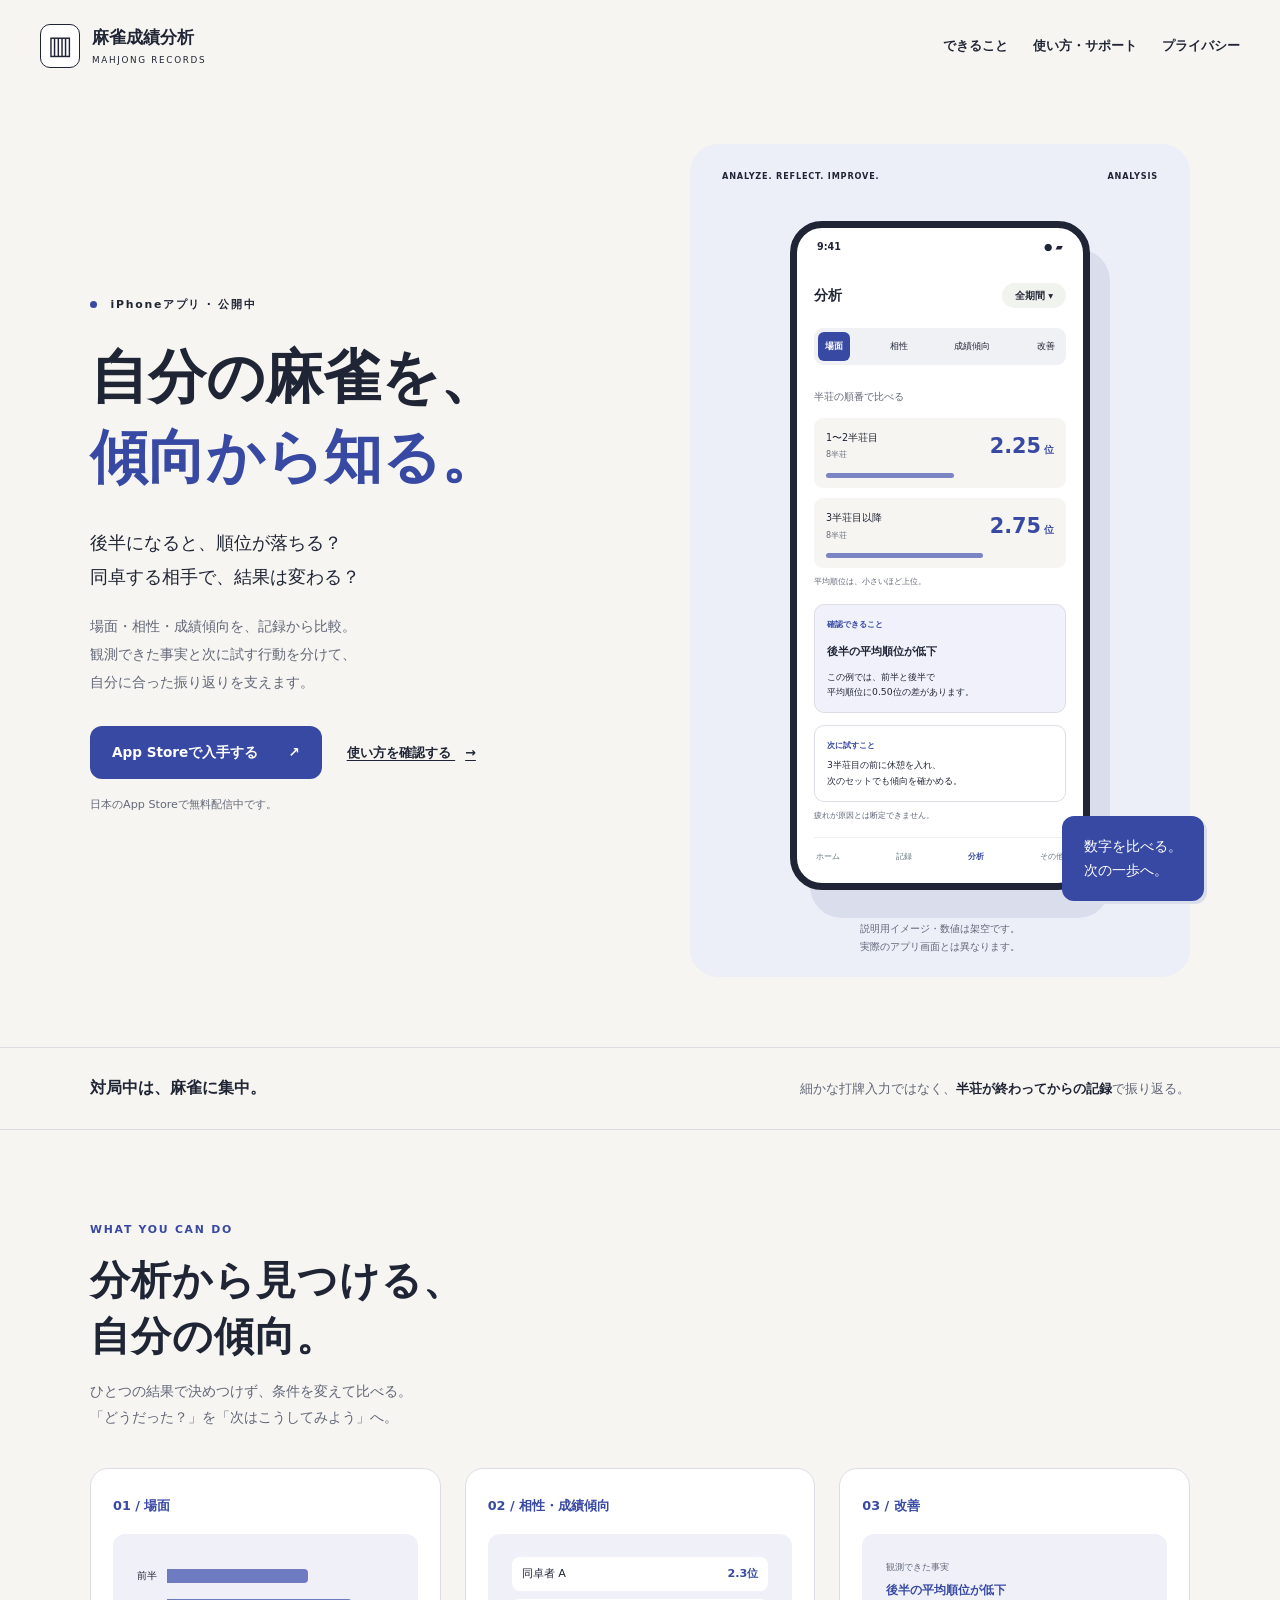
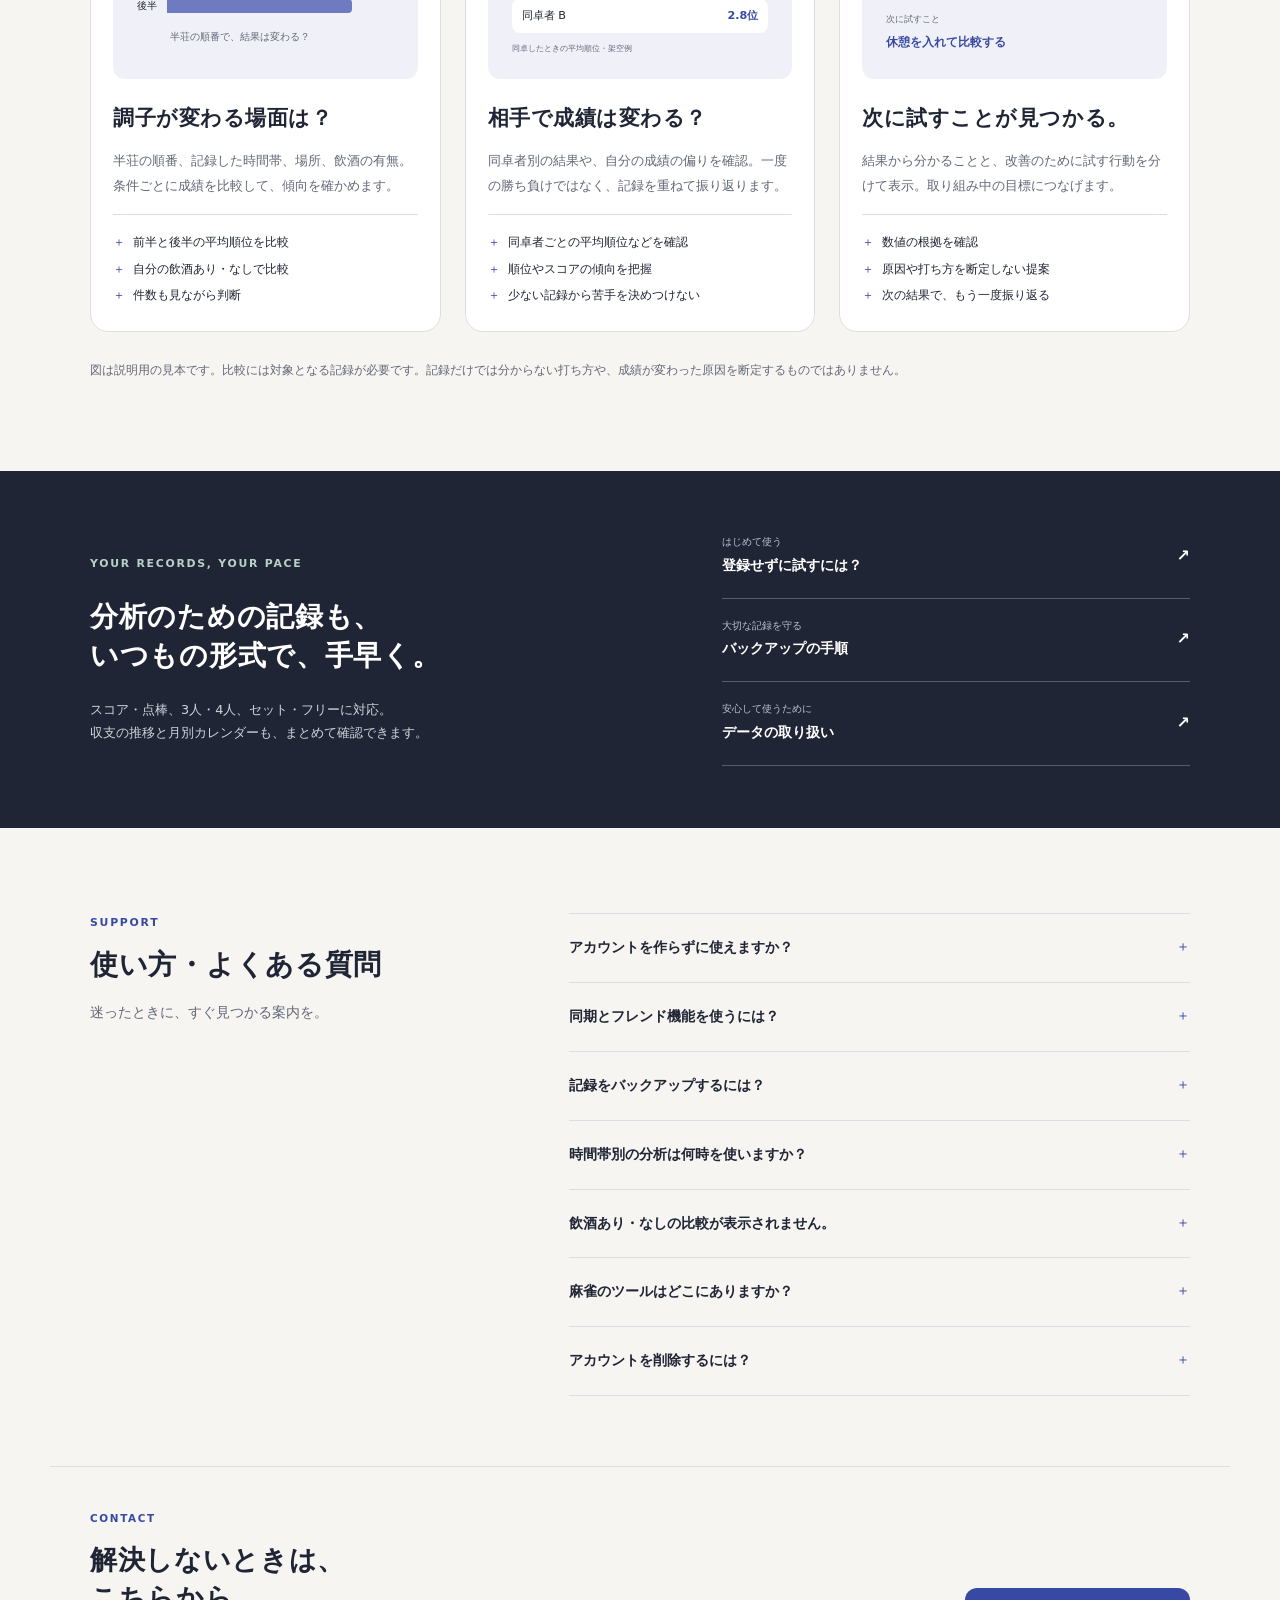
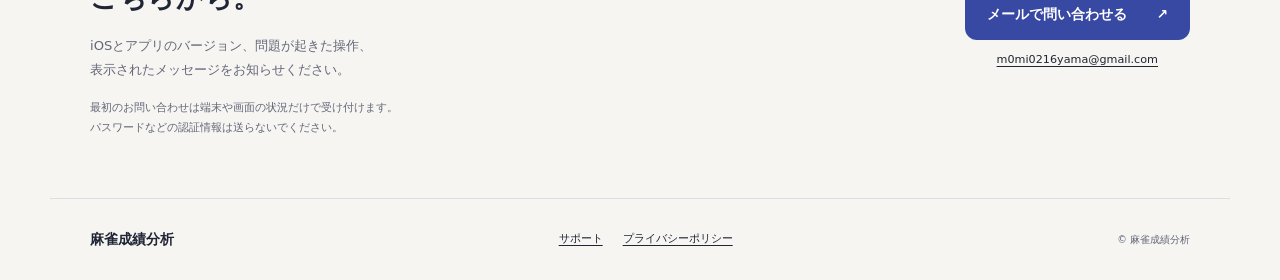
<file: index.html>
<!doctype html>
<html lang="ja">
<head>
<meta charset="utf-8"><meta name="viewport" content="width=device-width, initial-scale=1">
<title>麻雀成績分析｜成績の傾向から、次の一歩へ。</title>
<meta name="description" content="半荘の順番、同卓者、飲酒の有無。成績を比べ、傾向と改善のヒントを見つけるiPhoneアプリ。麻雀成績分析の機能紹介、使い方、バックアップ、お問い合わせ。">
<meta name="theme-color" content="#172b3a"><link rel="stylesheet" href="site.css">
</head>
<body class="landing">
<a class="skip" href="#main">本文へ移動</a>
<header class="site-header"><a class="brand" href="index.html" aria-label="麻雀成績分析 ホーム"><span class="brand-symbol" aria-hidden="true">▥</span><span>麻雀成績分析<small>MAHJONG RECORDS</small></span></a><nav aria-label="メインナビゲーション"><a href="#features">できること</a><a href="#support">使い方・サポート</a><a href="privacy.html">プライバシー</a></nav></header>
<main id="main">
<section class="hero section-wrap">
<div class="hero-copy"><p class="eyebrow"><span></span> iPhoneアプリ · 公開中</p><h1>自分の麻雀を、<br><span class="serif">傾向から知る。</span></h1><p class="lead">後半になると、順位が落ちる？<br>同卓する相手で、結果は変わる？</p><p class="hero-description">場面・相性・成績傾向を、記録から比較。<br>観測できた事実と次に試す行動を分けて、<br class="desktop-only">自分に合った振り返りを支えます。</p><div class="hero-actions"><a class="button primary" href="https://apps.apple.com/jp/app/id6833831518">App Storeで入手する <span aria-hidden="true">↗</span></a><a class="text-link" href="#support">使い方を確認する <span aria-hidden="true">→</span></a></div><p class="availability">日本のApp Storeで無料配信中です。</p></div>
<div class="hero-visual"><div class="visual-caption"><span>ANALYZE. REFLECT. IMPROVE.</span><span>ANALYSIS</span></div><div class="phone" aria-label="分析画面の説明用イメージ。数値は架空のサンプルです"><div class="phone-top"><span>9:41</span><span aria-hidden="true">● ▰</span></div><div class="phone-content"><div class="phone-heading"><span>分析</span><span class="small-pill">全期間 ▾</span></div><div class="analysis-tabs"><b>場面</b><span>相性</span><span>成績傾向</span><span>改善</span></div><p class="screen-label">半荘の順番で比べる</p><div class="analysis-comparison"><div><span>1〜2半荘目</span><strong>2.25<small>位</small></strong><em>8半荘</em><i style="--bar:56%"></i></div><div><span>3半荘目以降</span><strong>2.75<small>位</small></strong><em>8半荘</em><i style="--bar:69%"></i></div></div><p class="comparison-note">平均順位は、小さいほど上位。</p><div class="analysis-insight"><span>確認できること</span><strong>後半の平均順位が低下</strong><p>この例では、前半と後半で<br>平均順位に0.50位の差があります。</p></div><div class="analysis-action"><span>次に試すこと</span><p>3半荘目の前に休憩を入れ、<br>次のセットでも傾向を確かめる。</p></div><p class="causality-note">疲れが原因とは断定できません。</p><div class="mock-nav"><span>ホーム</span><span>記録</span><span class="active">分析</span><span>その他</span></div></div></div><p class="sample-note">説明用イメージ・数値は架空です。<br>実際のアプリ画面とは異なります。</p><span class="floating-label" aria-hidden="true">数字を比べる。<br>次の一歩へ。</span></div>
</section>
<section class="intro-strip"><div class="section-wrap"><span>対局中は、麻雀に集中。</span><p>細かな打牌入力ではなく、<strong>半荘が終わってからの記録</strong>で振り返る。</p></div></section>
<section class="section-wrap features" id="features"><div class="section-head"><p class="eyebrow">WHAT YOU CAN DO</p><h2>分析から見つける、<br>自分の傾向。</h2><p>ひとつの結果で決めつけず、条件を変えて比べる。<br>「どうだった？」を「次はこうしてみよう」へ。</p></div>
<div class="feature-grid"><article class="feature-card"><span class="feature-num">01 / 場面</span><div class="feature-art compare-art" aria-hidden="true"><div><span>前半</span><i style="--width:55%"></i></div><div><span>後半</span><i style="--width:72%"></i></div><small>半荘の順番で、結果は変わる？</small></div><h3>調子が変わる場面は？</h3><p>半荘の順番、記録した時間帯、場所、飲酒の有無。条件ごとに成績を比較して、傾向を確かめます。</p><ul><li>前半と後半の平均順位を比較</li><li>自分の飲酒あり・なしで比較</li><li>件数も見ながら判断</li></ul></article><article class="feature-card"><span class="feature-num">02 / 相性・成績傾向</span><div class="feature-art opponent-art" aria-hidden="true"><span>同卓者 A <b>2.3位</b></span><span>同卓者 B <b>2.8位</b></span><small>同卓したときの平均順位・架空例</small></div><h3>相手で成績は変わる？</h3><p>同卓者別の結果や、自分の成績の偏りを確認。一度の勝ち負けではなく、記録を重ねて振り返ります。</p><ul><li>同卓者ごとの平均順位などを確認</li><li>順位やスコアの傾向を把握</li><li>少ない記録から苦手を決めつけない</li></ul></article><article class="feature-card"><span class="feature-num">03 / 改善</span><div class="feature-art advice-art" aria-hidden="true"><span>観測できた事実</span><b>後半の平均順位が低下</b><span>次に試すこと</span><b>休憩を入れて比較する</b></div><h3>次に試すことが見つかる。</h3><p>結果から分かることと、改善のために試す行動を分けて表示。取り組み中の目標につなげます。</p><ul><li>数値の根拠を確認</li><li>原因や打ち方を断定しない提案</li><li>次の結果で、もう一度振り返る</li></ul></article></div><p class="data-note">図は説明用の見本です。比較には対象となる記録が必要です。記録だけでは分からない打ち方や、成績が変わった原因を断定するものではありません。</p></section>
<section class="start-section"><div class="section-wrap start-layout"><div><p class="eyebrow">YOUR RECORDS, YOUR PACE</p><h2>分析のための記録も、<br>いつもの形式で、手早く。</h2><p>スコア・点棒、3人・4人、セット・フリーに対応。<br>収支の推移と月別カレンダーも、まとめて確認できます。</p></div><div class="start-links"><a href="#guest"><span><small>はじめて使う</small><strong>登録せずに試すには？</strong></span><b aria-hidden="true">↗</b></a><a href="#backup"><span><small>大切な記録を守る</small><strong>バックアップの手順</strong></span><b aria-hidden="true">↗</b></a><a href="privacy.html"><span><small>安心して使うために</small><strong>データの取り扱い</strong></span><b aria-hidden="true">↗</b></a></div></div></section>
<section class="section-wrap support" id="support"><div class="section-head"><p class="eyebrow">SUPPORT</p><h2>使い方・よくある質問</h2><p>迷ったときに、すぐ見つかる案内を。</p></div><div class="faq-list">
<details id="guest"><summary>アカウントを作らずに使えますか？</summary><div class="answer"><p>最初の画面で「登録せずに試す」を選ぶと、対局の記録・閲覧、分析とツールを利用できます。ゲストの記録は端末に保存されます。機種変更やアプリの再インストールの前には、記録をファイルに書き出してください。</p></div></details>
<details><summary>同期とフレンド機能を使うには？</summary><div class="answer"><p>最初の画面かマイページで「Appleで続ける」を選ぶと、端末間の同期、フレンド登録、同卓者との対局共有を使えます。ゲストで記録した対局は、引き継ぐ内容を確認してからアカウントに取り込めます。</p></div></details>
<details id="backup"><summary>記録をバックアップするには？</summary><div class="answer"><ol><li>「その他」→「マイページ」を開きます。</li><li>「バックアップ・プライバシー」→「バックアップを書き出す」を選びます。</li><li>書き出したファイルを「ファイル」に保存します。</li></ol><p>移行先では同じ画面の「バックアップを復元」からファイルを選び、取り込む件数を確認します。バックアップには自分の対局、設定、下書きが入ります。受け取った共有対局はアカウントで取得します。</p></div></details>
<details><summary>時間帯別の分析は何時を使いますか？</summary><div class="answer"><p>半荘の結果をアプリに初めて追加した時刻を日本時間で集計します。対局後にまとめて入力した場合、記録した時間帯と実際に打った時間帯が異なることがあります。収支グラフとカレンダーは対局日を使います。</p></div></details>
<details><summary>飲酒あり・なしの比較が表示されません。</summary><div class="answer"><p>自分の「飲酒あり」「飲酒なし」がそれぞれ1半荘以上記録されると、「分析」→「場面」→「コンディション」に表示されます。未記録の半荘は「飲酒なし」とは扱わず、比較から除外します。旧形式のセット全体の飲酒情報も、この比較の対象外です。</p></div></details>
<details><summary>麻雀のツールはどこにありますか？</summary><div class="answer"><p>「その他」から、待ち牌と点数の判定、点数早見表、符計算の解説、役一覧、何待ちクイズを開けます。</p></div></details>
<details><summary>アカウントを削除するには？</summary><div class="answer"><p>ログイン後、「その他」→「マイページ」→「記録とアカウント」の「アカウントを削除」を開き、画面の手順に沿ってください。保存しておきたい対局は、先にバックアップを書き出してください。</p></div></details>
</div></section>
<section class="section-wrap contact" id="contact"><div><p class="eyebrow">CONTACT</p><h2>解決しないときは、<br>こちらから。</h2><p>iOSとアプリのバージョン、問題が起きた操作、<br class="desktop-only">表示されたメッセージをお知らせください。</p><p class="contact-note">最初のお問い合わせは端末や画面の状況だけで受け付けます。<br>パスワードなどの認証情報は送らないでください。</p></div><a class="button primary" href="mailto:m0mi0216yama@gmail.com">メールで問い合わせる <span aria-hidden="true">↗</span></a><a class="email-address" href="mailto:m0mi0216yama@gmail.com">m0mi0216yama@gmail.com</a></section>
</main><footer class="site-footer section-wrap"><a class="brand" href="index.html">麻雀成績分析</a><div><a href="#support">サポート</a><a href="privacy.html">プライバシーポリシー</a></div><small>© 麻雀成績分析</small></footer>
<script>
function revealLinkedQuestion(){const id=location.hash.slice(1);const target=document.getElementById(id);if(target&&target.tagName==='DETAILS') target.open=true;}
window.addEventListener('hashchange',revealLinkedQuestion);revealLinkedQuestion();
</script>
</body></html>
</file>
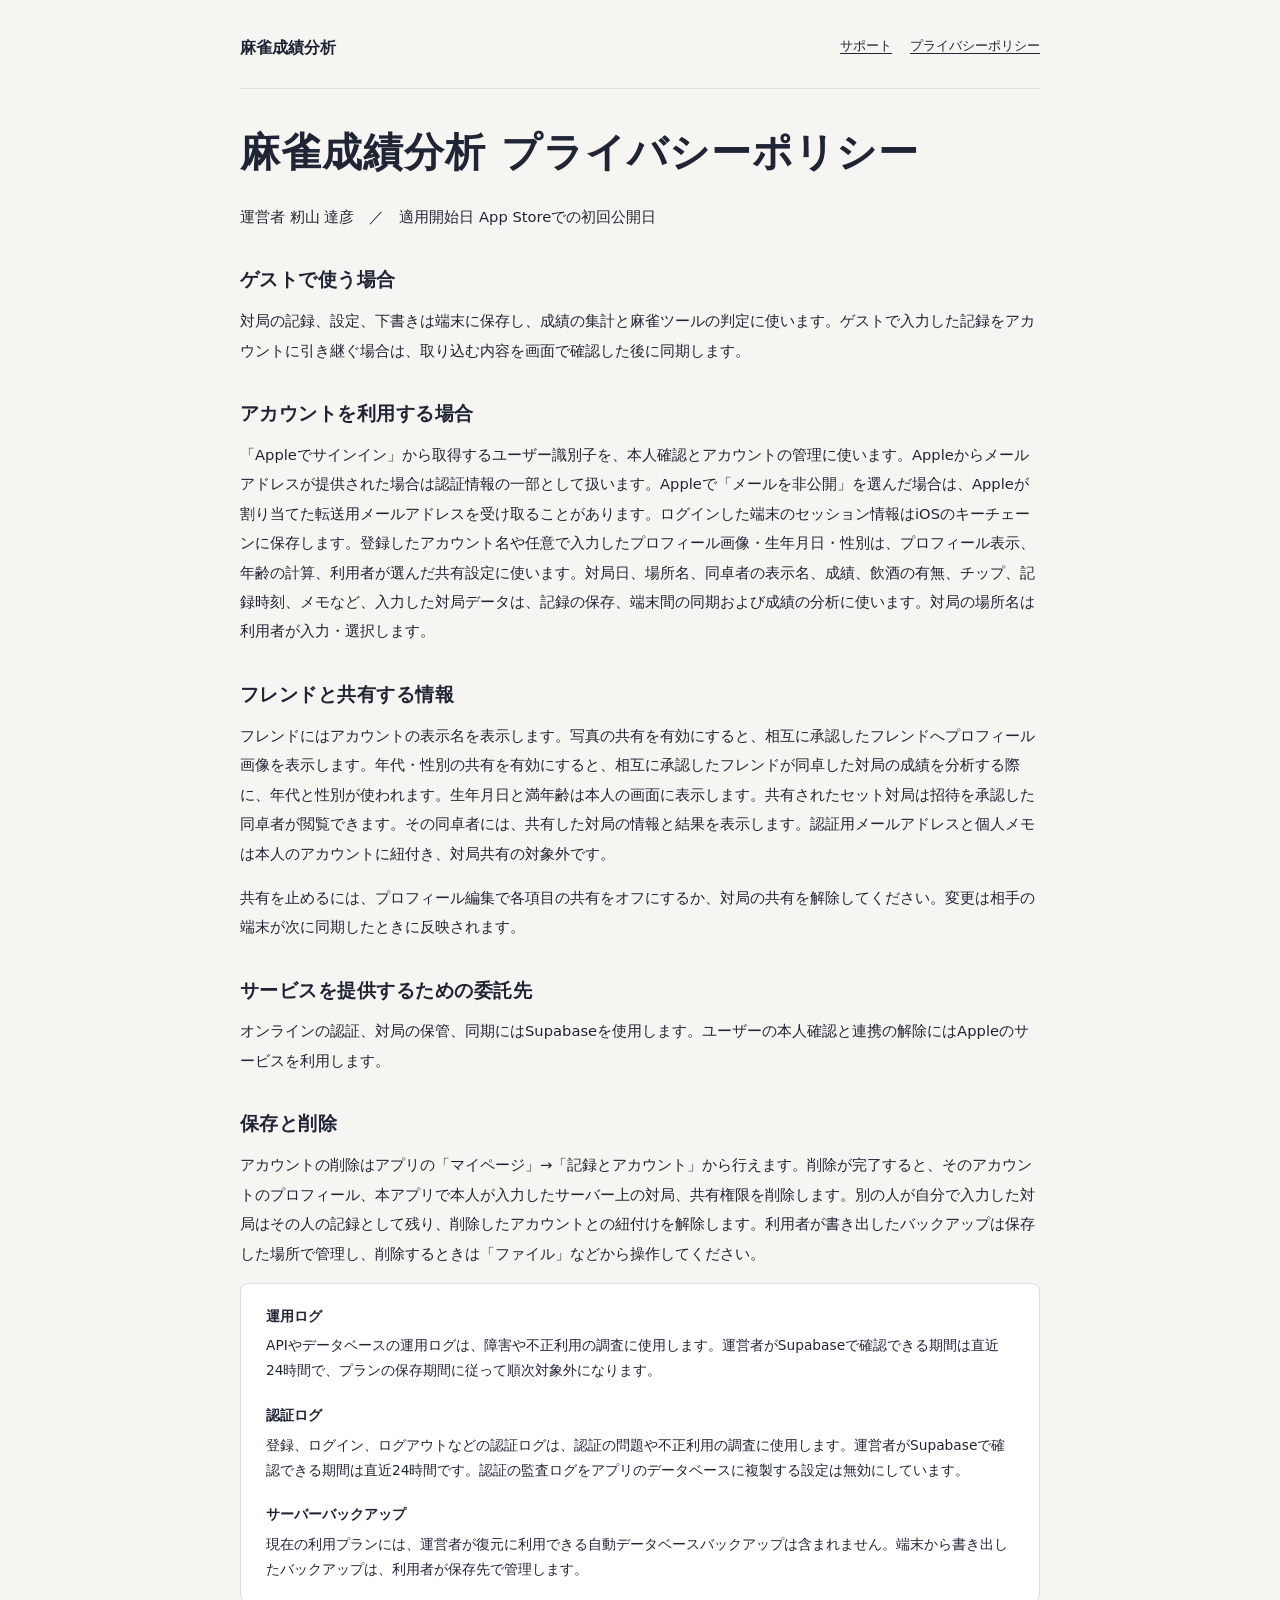
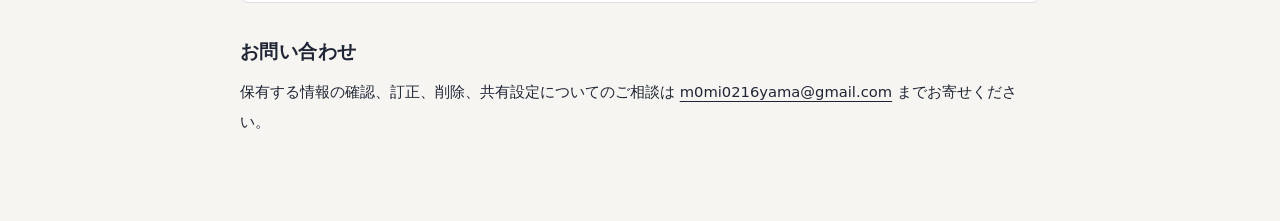
<file: privacy.html>
<!doctype html>
<html lang="ja">
<head>
  <meta charset="utf-8">
  <meta name="viewport" content="width=device-width, initial-scale=1">
  <title>麻雀成績分析 プライバシーポリシー</title>
  <link rel="stylesheet" href="site.css">
</head>
<body>
  <header>
    <a href="index.html" class="app-name">麻雀成績分析</a>
    <nav aria-label="サポートサイト"><a href="index.html">サポート</a> <a href="privacy.html" aria-current="page">プライバシーポリシー</a></nav>
  </header>
  <main>
    <h1>麻雀成績分析 プライバシーポリシー</h1>
    <p>運営者 籾山 達彦　／　適用開始日 App Storeでの初回公開日</p>
    <h2>ゲストで使う場合</h2>
    <p>対局の記録、設定、下書きは端末に保存し、成績の集計と麻雀ツールの判定に使います。ゲストで入力した記録をアカウントに引き継ぐ場合は、取り込む内容を画面で確認した後に同期します。</p>
    <h2>アカウントを利用する場合</h2>
    <p>「Appleでサインイン」から取得するユーザー識別子を、本人確認とアカウントの管理に使います。Appleからメールアドレスが提供された場合は認証情報の一部として扱います。Appleで「メールを非公開」を選んだ場合は、Appleが割り当てた転送用メールアドレスを受け取ることがあります。ログインした端末のセッション情報はiOSのキーチェーンに保存します。登録したアカウント名や任意で入力したプロフィール画像・生年月日・性別は、プロフィール表示、年齢の計算、利用者が選んだ共有設定に使います。対局日、場所名、同卓者の表示名、成績、飲酒の有無、チップ、記録時刻、メモなど、入力した対局データは、記録の保存、端末間の同期および成績の分析に使います。対局の場所名は利用者が入力・選択します。</p>
    <h2>フレンドと共有する情報</h2>
    <p>フレンドにはアカウントの表示名を表示します。写真の共有を有効にすると、相互に承認したフレンドへプロフィール画像を表示します。年代・性別の共有を有効にすると、相互に承認したフレンドが同卓した対局の成績を分析する際に、年代と性別が使われます。生年月日と満年齢は本人の画面に表示します。共有されたセット対局は招待を承認した同卓者が閲覧できます。その同卓者には、共有した対局の情報と結果を表示します。認証用メールアドレスと個人メモは本人のアカウントに紐付き、対局共有の対象外です。</p>
    <p>共有を止めるには、プロフィール編集で各項目の共有をオフにするか、対局の共有を解除してください。変更は相手の端末が次に同期したときに反映されます。</p>
    <h2>サービスを提供するための委託先</h2>
    <p>オンラインの認証、対局の保管、同期にはSupabaseを使用します。ユーザーの本人確認と連携の解除にはAppleのサービスを利用します。</p>
    <h2>保存と削除</h2>
    <p>アカウントの削除はアプリの「マイページ」→「記録とアカウント」から行えます。削除が完了すると、そのアカウントのプロフィール、本アプリで本人が入力したサーバー上の対局、共有権限を削除します。別の人が自分で入力した対局はその人の記録として残り、削除したアカウントとの紐付けを解除します。利用者が書き出したバックアップは保存した場所で管理し、削除するときは「ファイル」などから操作してください。</p>
    <dl><dt>運用ログ</dt><dd>APIやデータベースの運用ログは、障害や不正利用の調査に使用します。運営者がSupabaseで確認できる期間は直近24時間で、プランの保存期間に従って順次対象外になります。</dd><dt>認証ログ</dt><dd>登録、ログイン、ログアウトなどの認証ログは、認証の問題や不正利用の調査に使用します。運営者がSupabaseで確認できる期間は直近24時間です。認証の監査ログをアプリのデータベースに複製する設定は無効にしています。</dd><dt>サーバーバックアップ</dt><dd>現在の利用プランには、運営者が復元に利用できる自動データベースバックアップは含まれません。端末から書き出したバックアップは、利用者が保存先で管理します。</dd></dl>
    <h2>お問い合わせ</h2>
    <p>保有する情報の確認、訂正、削除、共有設定についてのご相談は <a href="mailto:m0mi0216yama@gmail.com">m0mi0216yama@gmail.com</a> までお寄せください。</p>
  </main>
</body>
</html>
</file>
<file: site.css>
:root{color-scheme:light;--ink:#202535;--muted:#626778;--paper:#F6F5F1;--line:#DEDDE5;--green:#3849A3;--accent:#3849A3;font:100%/1.8 -apple-system,BlinkMacSystemFont,"Hiragino Sans","Yu Gothic",sans-serif;color:var(--ink);background:var(--paper)}*{box-sizing:border-box}html{scroll-behavior:smooth;scroll-padding-top:100px}body{margin:0}a{color:inherit;text-underline-offset:.25em}button,a,summary{-webkit-tap-highlight-color:transparent}a:focus-visible,summary:focus-visible{outline:3px solid #b65d43;outline-offset:5px}a:hover{color:var(--green)}p{margin:0 0 1em}h1,h2,h3{margin:0;line-height:1.4;letter-spacing:.025em}h2{font-size:clamp(1.65rem,3.2vw,2.5rem);font-weight:650}h3{font-size:1.3rem}small{font-size:.75rem}.section-wrap{max-width:1180px;padding-left:40px;padding-right:40px;margin:auto}.skip{position:absolute;top:-100px;left:20px;z-index:10;padding:10px 18px;background:#fff}.skip:focus{top:10px}.site-header{max-width:1300px;margin:auto;padding:24px 40px;display:flex;justify-content:space-between;align-items:center;gap:25px}.brand{display:flex;align-items:center;gap:12px;text-decoration:none;font-size:1.05rem;font-weight:750;line-height:1.4;white-space:nowrap}.brand small{display:block;font-size:.55rem;letter-spacing:.19em;font-weight:500;margin-top:5px}.brand-symbol{font-size:26px;border:1px solid var(--ink);border-radius:10px;width:40px;height:44px;text-align:center;line-height:40px;background:#fff}.site-header nav{display:flex;gap:25px;font-size:.79rem;font-weight:600}.site-header nav a{text-decoration:none;padding:8px 0}.hero{display:grid;grid-template-columns:1.1fr 1fr;align-items:center;gap:50px;padding-top:52px;padding-bottom:70px}.eyebrow{font-size:.68rem;letter-spacing:.16em;font-weight:700;margin-bottom:23px}.eyebrow span{display:inline-block;width:7px;height:7px;border-radius:50%;background:var(--green);margin-right:8px}.hero h1{font-size:clamp(2.7rem,5vw,4.5rem);font-weight:550;line-height:1.3;letter-spacing:.045em}.serif{font-family:"Yu Mincho","Hiragino Mincho ProN",serif;color:var(--green);font-weight:600}.lead{font-size:1.13rem;line-height:1.9;margin:27px 0 17px;font-weight:550}.hero-description{font-size:.88rem;color:var(--muted);line-height:2}.hero-actions{display:flex;gap:25px;align-items:center;flex-wrap:wrap;margin:30px 0 16px}.button{min-height:52px;padding:14px 22px;display:inline-flex;gap:30px;align-items:center;justify-content:center;text-decoration:none;font-size:.85rem;font-weight:650;border-radius:5px}.primary{color:#fff;background:var(--ink)}.primary:hover{color:#fff;background:#263579}.text-link{font-size:.8rem;font-weight:600}.text-link span{margin-left:10px}.availability{font-size:.7rem;color:var(--muted)}.hero-visual{min-height:620px;position:relative;background:#ECEEF8;border-radius:180px 180px 20px 20px;display:flex;align-items:center;flex-direction:column;padding:22px 20px}.visual-caption{display:flex;justify-content:space-between;width:100%;font-size:.51rem;font-weight:700;letter-spacing:.1em;padding:3px 12px 22px}.phone{width:300px;background:#fff;border:7px solid var(--ink);border-radius:38px;box-shadow:20px 28px 0 #DADDEC;overflow:hidden;transform:rotate(-3deg);margin-top:15px}.phone-top{display:flex;justify-content:space-between;padding:10px 20px;font-size:.6rem;font-weight:750}.phone-content{padding:18px 17px 0}.phone-heading{display:flex;align-items:center;justify-content:space-between;font-size:.85rem;font-weight:650;margin-bottom:20px}.small-pill{font-size:.6rem;background:#f1f3ef;padding:4px 13px;border-radius:20px}.screen-label{font-size:.65rem;color:var(--muted);margin:0}.hero-amount{font-size:2rem;line-height:1.4;font-weight:650;letter-spacing:-.03em;color:var(--green);margin:4px 0 14px}.hero-amount span{font-size:.8rem;margin-left:5px}.mini-stats{display:flex;border-top:1px solid #e8ece9;border-bottom:1px solid #e8ece9;padding:12px 0;margin-bottom:20px}.mini-stats div{width:50%}.mini-stats div+div{border-left:1px solid #e8ece9;padding-left:20px}.mini-stats span{display:block;color:var(--muted);font-size:.56rem}.mini-stats strong{font-size:1.2rem;font-weight:600}.mini-stats small{font-size:.6rem;margin-left:3px}.chart-header{display:flex;justify-content:space-between;align-items:center;font-size:.59rem}.chart-header span{font-size:.48rem;color:var(--muted)}.hero-chart{width:100%;margin-top:10px}.insight{display:flex;gap:9px;align-items:center;border-radius:8px;background:#F0F1FA;padding:10px 8px;margin:6px 0 19px}.insight-icon{font-size:20px;color:var(--green)}.insight strong{font-size:.6rem}.insight p{font-size:.52rem;color:var(--muted);margin:0}.mock-nav{display:flex;justify-content:space-between;border-top:1px solid #edf0ed;padding:12px 2px 19px;font-size:.5rem;color:#65747b}.mock-nav .active{color:var(--green);font-weight:800}.sample-note{font-size:.6rem;color:#52645c;text-align:center;margin:30px 0 0}.floating-label{position:absolute;right:-14px;bottom:90px;transform:rotate(7deg);background:#3849A3;color:#fff;padding:18px 22px;font-family:"Yu Mincho",serif;font-size:.9rem;line-height:1.7;box-shadow:3px 3px 0 #DADDEC}.intro-strip{border-top:1px solid var(--line);border-bottom:1px solid var(--line);padding:26px 0}.intro-strip .section-wrap{display:flex;justify-content:space-between;gap:30px;align-items:center}.intro-strip span{font-weight:650}.intro-strip p{margin:0;color:var(--muted);font-size:.8rem}.intro-strip strong{color:var(--ink);font-weight:600}.features{padding-top:90px;padding-bottom:90px}.section-head{margin-bottom:38px}.section-head .eyebrow{color:var(--green);margin-bottom:13px}.section-head>p:last-child{color:var(--muted);font-size:.88rem;margin:15px 0 0}.feature-grid{display:grid;grid-template-columns:repeat(3,1fr);gap:24px}.feature-card{border-top:1px solid var(--ink);padding-top:16px}.feature-num{font-family:Georgia,serif;font-size:1.35rem;color:var(--accent)}.feature-art{height:145px;background:#eeeee7;border-radius:3px;margin:14px 0 25px;padding:24px}.input-art{display:flex;align-items:center;gap:9px}.input-art>div{background:#fff;border:1px solid #d8dfd9;padding:12px;width:50%;box-shadow:3px 4px 0 #dde4dd}.input-art span{display:block;font-size:.65rem;color:var(--muted)}.input-art b{font-size:1.25rem;color:var(--green)}.feature-card>p{font-size:.84rem;color:var(--muted);line-height:1.9;margin:15px 0}.feature-card ul{list-style:none;padding:14px 0 0;border-top:1px solid var(--line);font-size:.76rem;line-height:2.2;margin:0}.feature-card li:before{content:"＋";margin-right:8px;color:var(--green)}.calendar-art{display:grid;grid-template-columns:repeat(7,1fr);gap:4px;align-content:center;text-align:center;font-size:.65rem}.calendar-art span{color:#62716d;font-size:.5rem}.calendar-art b{font-weight:500;line-height:26px;border-radius:4px}.calendar-art b.plus{background:#d7e4de;color:#245445}.calendar-art b.minus{background:#F2E8E6;color:#8a4231}.compare-art{display:flex;flex-direction:column;gap:13px;justify-content:center}.compare-art>div{display:flex;align-items:center;font-size:.6rem;gap:10px}.compare-art span{white-space:nowrap}.compare-art i{display:block;width:var(--width);height:14px;background:#6F7BC0;border-radius:0 4px 4px 0}.compare-art small{font-size:.62rem;color:var(--muted);margin-left:33px}.data-note{font-size:.72rem;color:var(--muted);margin:28px 0 0}.start-section{background:var(--ink);color:#fff;padding:62px 0}.start-layout{display:grid;grid-template-columns:1.2fr 1fr;gap:70px;align-items:center}.start-layout .eyebrow{color:#b7d1c7}.start-layout h2{font-size:1.75rem}.start-layout p:last-child{font-size:.8rem;color:#ccd6da;margin:23px 0 0}.start-links>a{display:flex;justify-content:space-between;align-items:center;padding:18px 0;text-decoration:none;border-bottom:1px solid #50606b}.start-links>a:first-child{padding-top:0}.start-links>a:hover{color:#c8ded5}.start-links small{display:block;color:#b7c6cd;font-size:.62rem}.start-links strong{font-size:.9rem;font-weight:600}.support{padding-top:85px;padding-bottom:70px;display:grid;grid-template-columns:.8fr 1.2fr;gap:65px}.support h2{font-size:1.75rem}.faq-list details{border-bottom:1px solid var(--line);scroll-margin-top:30px}.faq-list details:first-child{border-top:1px solid var(--line)}summary{cursor:pointer;list-style:none;position:relative;padding:21px 30px 21px 0;font-size:.9rem;font-weight:650}summary::-webkit-details-marker{display:none}summary:after{content:"＋";position:absolute;right:0;top:20px;font-weight:400;color:var(--green)}details[open] summary:after{content:"−"}.answer{font-size:.83rem;color:var(--muted);line-height:1.9;padding:0 25px 18px 0}.answer ol{padding-left:1.3em;margin:0 0 1em}.answer p:last-child{margin:0}.contact{border-top:1px solid var(--line);padding-top:42px;padding-bottom:50px;display:grid;grid-template-columns:1fr auto;gap:0 40px;align-items:center}.contact>div{grid-row:span 2}.contact h2{font-size:1.7rem}.contact p{font-size:.82rem;margin-top:17px;color:var(--muted)}.contact .eyebrow{font-size:.65rem;color:var(--green);margin:0 0 13px}.contact .contact-note{font-size:.68rem}.contact .email-address{align-self:start;justify-self:center;font-size:.7rem}.contact .button{align-self:end;margin-bottom:10px}.site-footer{border-top:1px solid var(--line);display:flex;align-items:center;justify-content:space-between;padding-top:30px;padding-bottom:30px;gap:20px}.site-footer .brand{font-size:.85rem}.site-footer>div{display:flex;gap:20px;font-size:.7rem}.site-footer small{font-size:.6rem;color:var(--muted)}
/* The legal text remains unchanged; only its reading layout shares the new visual system. */
body:not(.landing){max-width:860px;margin:auto;padding:24px 30px 70px}body:not(.landing)>header{display:flex;justify-content:space-between;flex-wrap:wrap;gap:18px;padding:10px 0 25px;border-bottom:1px solid var(--line)}body:not(.landing) .app-name{font-weight:750;text-decoration:none}body:not(.landing) nav{display:flex;flex-wrap:wrap;gap:18px;font-size:.8rem}body:not(.landing) main{padding-top:35px}body:not(.landing) h1{font-size:clamp(1.8rem,4vw,2.5rem);margin-bottom:22px}body:not(.landing) h2{font-size:1.2rem;margin-top:36px;margin-bottom:12px}body:not(.landing) p{font-size:.92rem;line-height:2;overflow-wrap:anywhere}body:not(.landing) dl{background:#fff;border:1px solid var(--line);border-radius:8px;padding:20px 25px;font-size:.86rem}body:not(.landing) dt{font-weight:700}body:not(.landing) dd{margin:5px 0 20px}body:not(.landing) dd:last-child{margin-bottom:0}
@media(max-width:950px){.site-header{padding:20px 25px}.section-wrap{padding-left:28px;padding-right:28px}.hero{gap:35px}.hero-visual{min-height:590px}.phone{width:275px}.floating-label{right:-5px;padding:12px 15px}.feature-grid{gap:18px}.feature-art{padding:15px}.input-art b{font-size:1.05rem}.support{gap:35px}.start-layout{gap:35px}.site-header nav{gap:15px;font-size:.72rem}}
@media(max-width:700px){html{scroll-padding-top:20px}.site-header{padding:18px 20px;align-items:flex-start;flex-direction:column;gap:17px;border-bottom:1px solid var(--line)}.brand{font-size:1rem}.brand-symbol{width:34px;height:38px;line-height:34px;font-size:23px}.site-header nav{width:100%;justify-content:space-between;gap:12px;font-size:.72rem}.site-header nav a{padding:3px 0}.section-wrap{padding-left:23px;padding-right:23px}.hero{grid-template-columns:1fr;gap:30px;padding-top:38px;padding-bottom:40px}.eyebrow{font-size:.6rem;margin-bottom:18px}.hero h1{font-size:clamp(2.55rem,10vw,3.5rem)}.lead{font-size:1rem;margin-top:20px}.hero-description{font-size:.83rem}.hero-actions{margin-top:24px;gap:20px}.button{font-size:.8rem;padding:12px 18px;gap:23px}.text-link{font-size:.74rem}.availability{font-size:.65rem}.hero-visual{min-height:570px;max-width:380px;width:100%;margin:auto;border-radius:160px 160px 18px 18px;padding:20px 18px}.phone{width:275px;margin-top:3px;transform:rotate(-2deg);box-shadow:12px 17px 0 #DADDEC}.floating-label{right:0;bottom:75px;font-size:.75rem}.sample-note{margin-top:25px;font-size:.55rem}.intro-strip{padding:24px 0}.intro-strip .section-wrap{display:block}.intro-strip span{font-size:1rem}.intro-strip p{margin-top:8px;font-size:.8rem;max-width:29em}.features{padding-top:55px;padding-bottom:50px}.section-head{margin-bottom:26px}.section-head>p:last-child{font-size:.82rem}.feature-grid{grid-template-columns:1fr;gap:33px}.feature-art{height:150px;padding:25px;max-width:none;margin-bottom:20px}.input-art{gap:15px}.input-art>div{padding:15px 20px}.input-art b{font-size:1.5rem}.feature-card>p{font-size:.85rem}.calendar-art{font-size:.8rem;gap:5px}.calendar-art span{font-size:.6rem}.compare-art{padding-left:35px;padding-right:35px}.compare-art>div{font-size:.75rem}.compare-art small{font-size:.72rem}.start-section{padding:42px 0}.start-layout{grid-template-columns:1fr;gap:25px}.start-layout h2{font-size:1.6rem}.start-links>a{padding:16px 0}.start-links>a:first-child{padding-top:12px}.support{display:block;padding-top:50px;padding-bottom:45px}.support h2{font-size:1.55rem}summary{font-size:.85rem;padding-top:19px;padding-bottom:19px}.answer{font-size:.8rem}.contact{grid-template-columns:1fr;gap:8px;padding-top:33px;padding-bottom:35px}.contact>div{grid-row:auto}.contact h2{font-size:1.6rem}.contact .button{justify-self:start;margin-top:5px}.contact .email-address{justify-self:start}.site-footer{flex-wrap:wrap;padding-top:24px;padding-bottom:24px;gap:18px}.site-footer>div{font-size:.65rem;gap:15px}.site-footer small{width:100%}.desktop-only{display:none}body:not(.landing){padding:22px 22px 50px}body:not(.landing)>header{gap:15px}body:not(.landing) h1{font-size:1.7rem}}
@media(prefers-reduced-motion:reduce){html{scroll-behavior:auto}}

/* Keep the illustrated device inside narrow phones without horizontal scroll. */
@media(max-width:700px){.phone{width:min(275px,100%)}.hero-visual{min-width:0}.input-art>div{min-width:0}.input-art b{font-size:clamp(1rem,5vw,1.5rem)}}

/* Align with the app's warm canvas, indigo accents and rounded analysis cards. */
:root{font-family:"Meiryo UI",Meiryo,"Hiragino Sans",system-ui,sans-serif}
.serif,.floating-label,.feature-num{font-family:inherit}
.hero h1{font-size:clamp(2.4rem,4.5vw,4rem);font-weight:700;letter-spacing:0;line-height:1.4}
.hero-visual{border-radius:28px;min-height:660px}.phone{transform:none;border-radius:32px}.floating-label{transform:none;border-radius:12px;bottom:76px}.button{border-radius:12px}.primary{background:#3849A3}.serif{font-weight:700}.feature-card{border:1px solid #DEDDE5;border-radius:18px;padding:22px;background:#fff}.feature-num{font-size:.8rem;font-weight:700}.feature-art{border-radius:12px;background:#F0F1F8}.start-section{background:#202535}.analysis-tabs{display:flex;gap:0;background:#F0F1F5;border-radius:9px;padding:4px;margin-bottom:22px;font-size:.58rem;justify-content:space-between}.analysis-tabs>*{padding:6px 7px}.analysis-tabs b{background:#3849A3;color:white;border-radius:6px}.analysis-comparison{margin-top:12px;display:grid;gap:10px}.analysis-comparison>div{padding:10px 12px;background:#F6F5F1;border-radius:9px;display:grid;grid-template-columns:1fr auto;gap:1px 10px}.analysis-comparison span{font-size:.6rem;align-self:center}.analysis-comparison strong{font-size:1.3rem;color:#3849A3;font-weight:700;grid-row:span 2}.analysis-comparison small{font-size:.6rem;margin-left:3px}.analysis-comparison em{font-size:.5rem;color:#626778;font-style:normal}.analysis-comparison i{width:var(--bar);height:5px;background:#7B85C4;border-radius:4px;grid-column:span 2;margin-top:7px}.comparison-note,.causality-note{font-size:.5rem;color:#626778;margin:7px 0 14px}.analysis-insight,.analysis-action{padding:12px;border:1px solid #DEDDE5;border-radius:10px;margin:12px 0 0}.analysis-insight{background:#F0F1FA}.analysis-insight>span,.analysis-action>span{display:block;font-size:.52rem;font-weight:700;color:#3849A3;margin-bottom:4px}.analysis-insight strong{font-size:.7rem}.analysis-insight p,.analysis-action p{font-size:.58rem;line-height:1.7;margin:4px 0 0}.opponent-art{display:flex;flex-direction:column;justify-content:center;gap:8px}.opponent-art>span{font-size:.7rem;display:flex;justify-content:space-between;background:white;padding:7px 10px;border-radius:8px}.opponent-art b{color:#3849A3}.opponent-art small{font-size:.52rem;color:#626778}.advice-art{display:flex;flex-direction:column;justify-content:center;gap:4px}.advice-art span{font-size:.55rem;color:#626778}.advice-art b{font-size:.72rem;color:#3849A3}.advice-art b+span{margin-top:7px}.sample-note{color:#626778}
@media(max-width:700px){.hero h1{font-size:clamp(2rem,8.5vw,3rem)}.hero-visual{min-height:660px}.feature-card{padding:20px}.phone{transform:none}.floating-label{right:-3px;bottom:80px;font-size:.7rem;padding:10px 12px}.feature-art{padding:20px}.feature-num{font-size:.78rem}}
</file>
